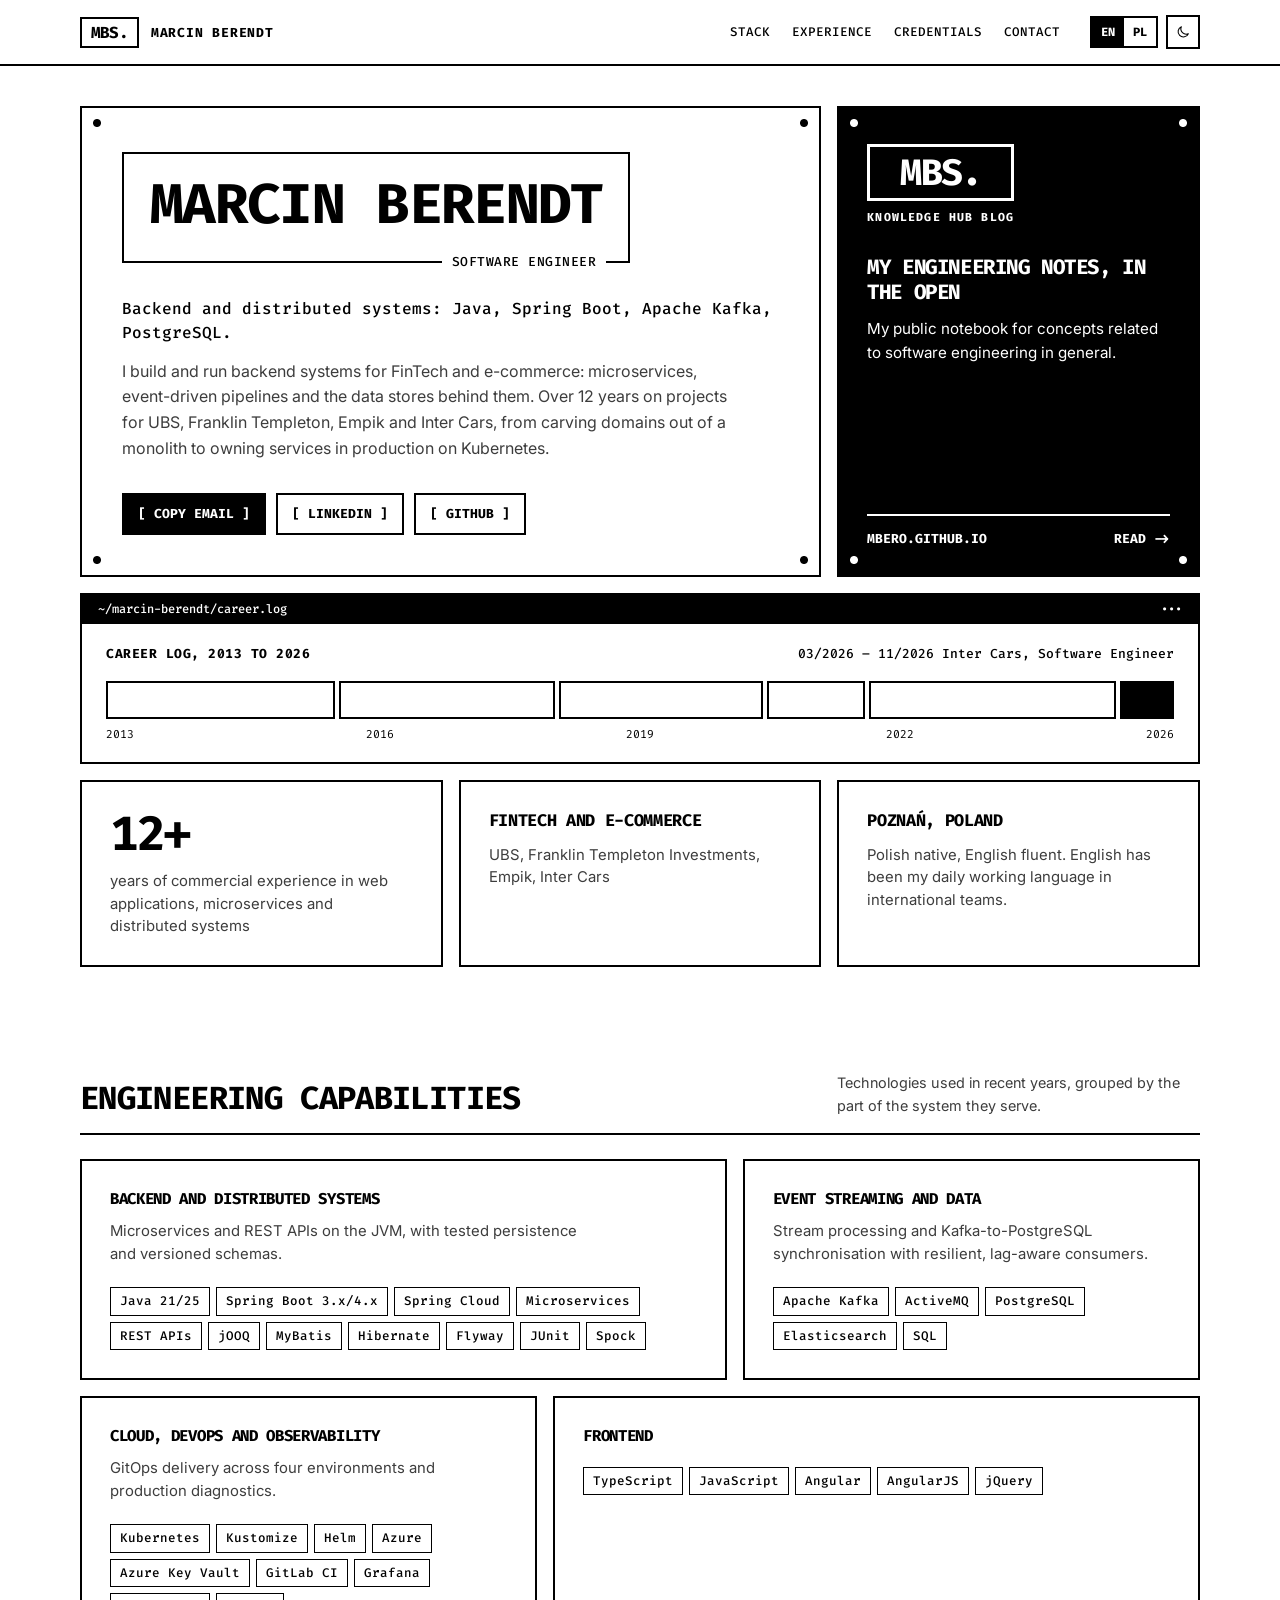
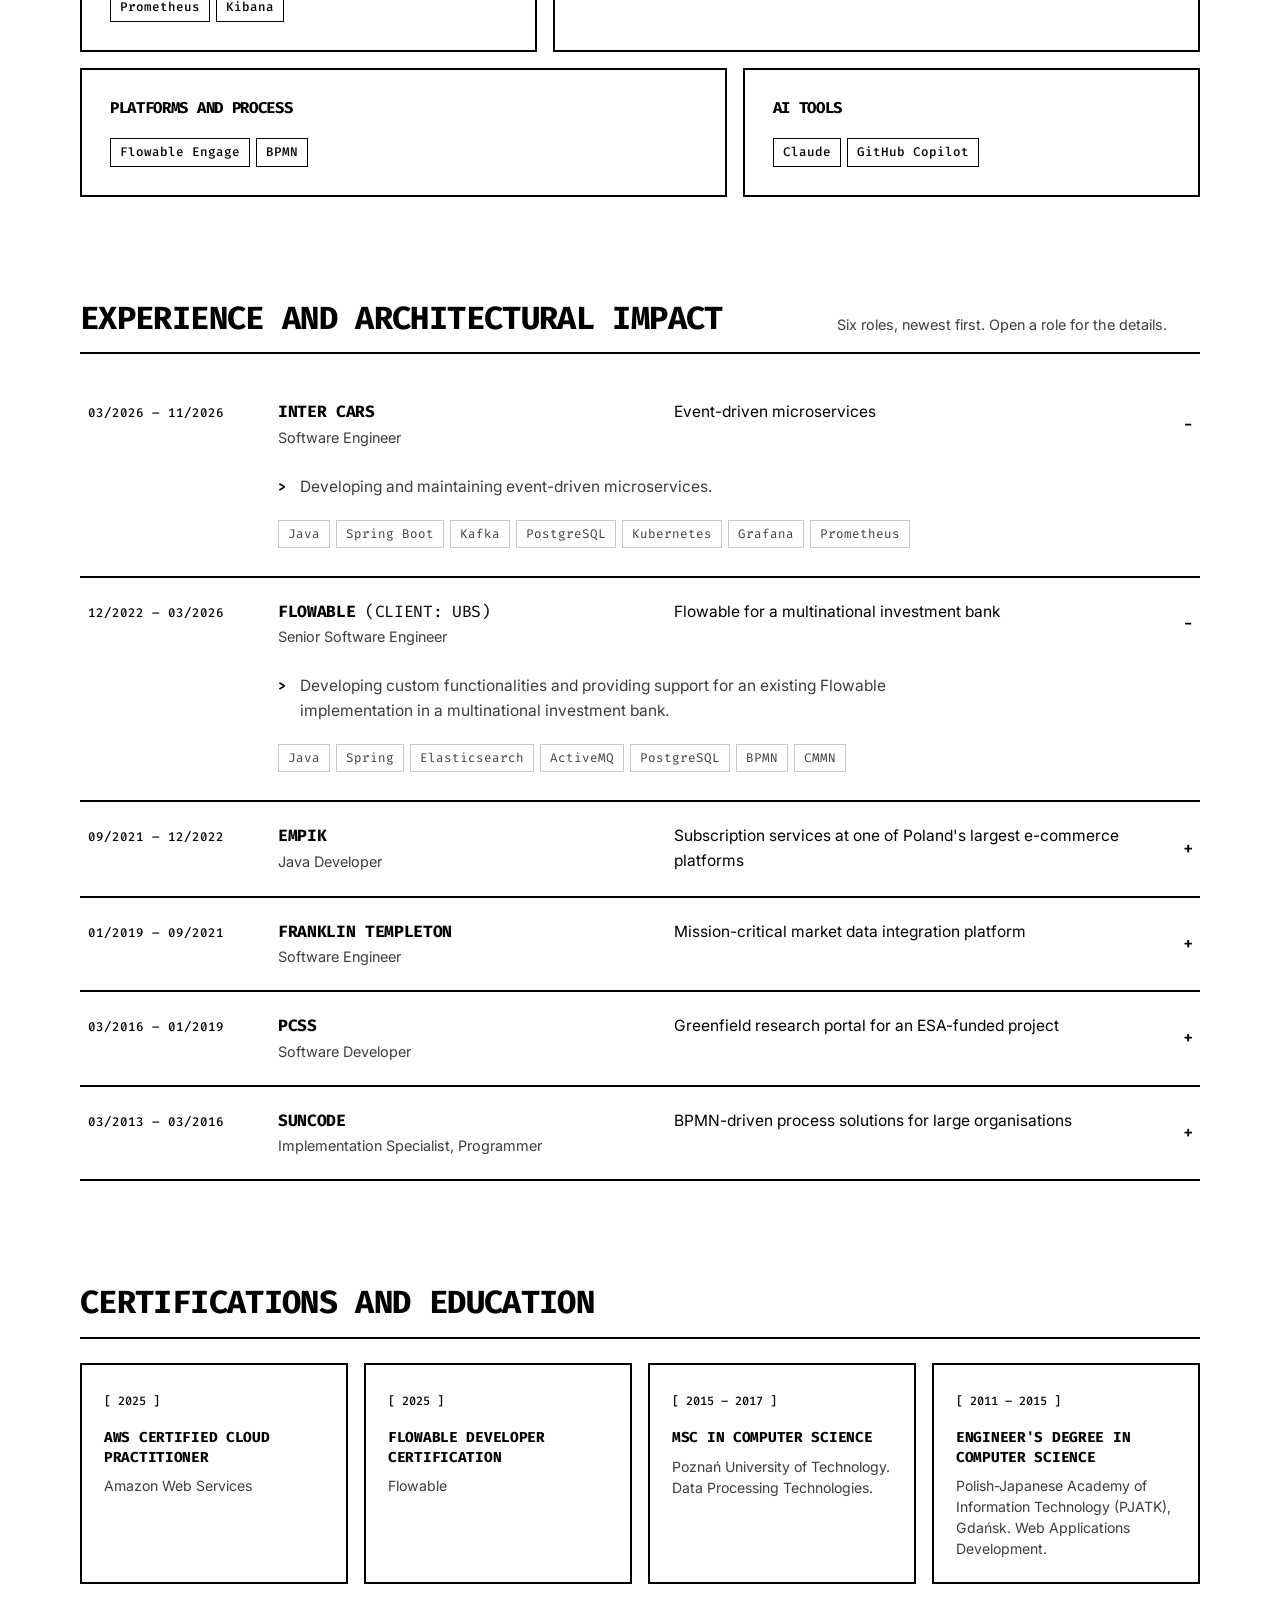
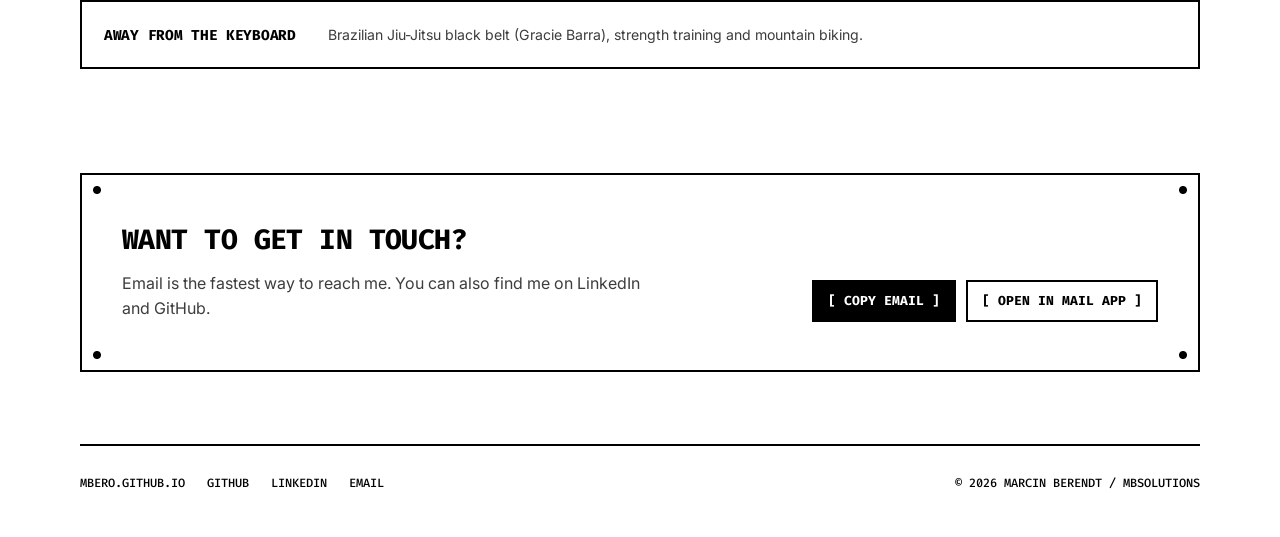
<file: index.html>
<!DOCTYPE html>
<html lang="en" data-theme="light">
<head>
  <meta charset="utf-8">
  <meta name="viewport" content="width=device-width, initial-scale=1">
  <title>Marcin Berendt | Software Engineer: Java, Spring Boot, Kafka</title>
  <meta name="description" content="Software Engineer with 12+ years building microservices and distributed systems for FinTech and e-commerce. Java, Spring Boot, Apache Kafka, PostgreSQL, Kubernetes.">
  <meta name="author" content="Marcin Berendt">
  <meta name="theme-color" content="#FFFFFF">
  <meta name="color-scheme" content="light dark">

  <meta property="og:type" content="profile">
  <meta property="og:site_name" content="Marcin Berendt">
  <meta property="og:title" content="Marcin Berendt | Software Engineer">
  <meta property="og:description" content="12+ years building microservices and distributed systems for FinTech and e-commerce. Java, Spring Boot, Apache Kafka, PostgreSQL, Kubernetes.">
  <meta property="og:image" content="assets/og.png">
  <meta property="og:image:width" content="1200">
  <meta property="og:image:height" content="630">
  <meta property="og:locale" content="en_GB">
  <meta property="og:locale:alternate" content="pl_PL">
  <meta property="profile:first_name" content="Marcin">
  <meta property="profile:last_name" content="Berendt">
  <meta name="twitter:card" content="summary_large_image">
  <meta name="twitter:title" content="Marcin Berendt | Software Engineer">
  <meta name="twitter:description" content="Microservices and distributed systems for FinTech and e-commerce. Java, Spring Boot, Kafka, PostgreSQL, Kubernetes.">
  <meta name="twitter:image" content="assets/og.png">

  <link rel="icon" href="assets/favicon.svg" type="image/svg+xml">
  <link rel="preconnect" href="https://fonts.googleapis.com">
  <link rel="preconnect" href="https://fonts.gstatic.com" crossorigin>
  <link href="https://fonts.googleapis.com/css2?family=Fira+Code:wght@400;500;700&family=Inter:wght@400;600;700&display=swap" rel="stylesheet">
  <link rel="stylesheet" href="assets/styles.css">

  <script>
    /* Set theme and language before first paint to avoid a flash. */
    (function () {
      var d = document.documentElement, t = null, l = null;
      try { t = localStorage.getItem('theme'); l = localStorage.getItem('lang'); } catch (e) {}
      if (t === 'light' || t === 'dark') d.setAttribute('data-theme', t);
      if (l === 'pl' || l === 'en') d.setAttribute('lang', l);
      d.classList.add('js');
    })();
  </script>

  <script type="application/ld+json">
  {
    "@context": "https://schema.org",
    "@type": "Person",
    "name": "Marcin Berendt",
    "jobTitle": "Software Engineer",
    "email": "mailto:mberendt546@gmail.com",
    "address": { "@type": "PostalAddress", "addressLocality": "Poznań", "addressCountry": "PL" },
    "knowsAbout": ["Java", "Spring Boot", "Apache Kafka", "PostgreSQL", "Microservices", "Kubernetes", "Elasticsearch"],
    "alumniOf": ["Poznań University of Technology", "Polish-Japanese Academy of Information Technology"],
    "sameAs": ["https://www.linkedin.com/in/marcin-berendt", "https://github.com/mbero", "https://mbero.github.io"]
  }
  </script>
</head>
<body>
  <a class="skip" href="#main" data-i18n="skip">Skip to content</a>

  <header class="top">
    <div class="wrap top__in">
      <a class="mark" href="#top" aria-label="Marcin Berendt, MBSolutions. Back to top"><span class="mark__box">MBS.</span><span class="mark__name">Marcin Berendt</span><span class="mark__tip" aria-hidden="true">Marcin Berendt / MBSolutions</span></a>
      <nav class="nav" aria-label="Sections">
        <a href="#stack" data-i18n="nav.stack">Stack</a>
        <a href="#experience" data-i18n="nav.exp">Experience</a>
        <a href="#credentials" data-i18n="nav.cred">Credentials</a>
        <a href="#contact" data-i18n="nav.contact">Contact</a>
      </nav>
      <div class="tools">
        <div class="seg" role="group" aria-label="Language">
          <button type="button" data-lang="en" aria-pressed="true">EN</button>
          <button type="button" data-lang="pl" aria-pressed="false">PL</button>
        </div>
        <button type="button" class="iconbtn" id="themeBtn" aria-label="Switch to dark theme">
          <svg class="i-sun" viewBox="0 0 24 24" width="16" height="16" fill="none" stroke="currentColor" stroke-width="1.6" stroke-linecap="round" aria-hidden="true"><circle cx="12" cy="12" r="4"/><path d="M12 2v2M12 20v2M2 12h2M20 12h2M4.9 4.9l1.4 1.4M17.7 17.7l1.4 1.4M4.9 19.1l1.4-1.4M17.7 6.3l1.4-1.4"/></svg>
          <svg class="i-moon" viewBox="0 0 24 24" width="16" height="16" fill="none" stroke="currentColor" stroke-width="1.6" stroke-linecap="round" stroke-linejoin="round" aria-hidden="true"><path d="M20 14.5A8 8 0 0 1 9.5 4 8 8 0 1 0 20 14.5z"/></svg>
        </button>
      </div>
    </div>
  </header>

  <main id="main">
    <!-- Hero bento -->
    <section class="wrap bento hero" id="top" aria-label="Introduction">
      <article class="card dots id">
        <div class="frame"><h1>Marcin Berendt</h1><span class="frame__tag">Software Engineer</span></div>
        <p class="role" data-i18n="role">Backend and distributed systems: Java, Spring Boot, Apache Kafka, PostgreSQL.</p>
        <p class="pitch" data-i18n="pitch">I build and run backend systems for FinTech and e-commerce: microservices, event-driven pipelines and the data stores behind them. Over 12 years on projects for UBS, Franklin Templeton, Empik and Inter Cars, from carving domains out of a monolith to owning services in production on Kubernetes.</p>
        <div class="actions">
          <button type="button" class="btn btn--solid" data-copy="mberendt546@gmail.com">
            <span data-i18n="copy">Copy email</span>
          </button>
          <a class="btn" href="https://www.linkedin.com/in/marcin-berendt" target="_blank" rel="noopener me">LinkedIn</a>
          <a class="btn" href="https://github.com/mbero" target="_blank" rel="noopener me">GitHub</a>
        </div>
      </article>

      <a class="card dots hub" href="https://mbero.github.io" target="_blank" rel="noopener me">
        <span class="logo" aria-hidden="true"><span class="logo__box">MBS.</span><span class="logo__sub">Knowledge Hub Blog</span></span>
        <h2 data-i18n="hub.title">My engineering notes, in the open</h2>
        <p data-i18n="hub.body">My public notebook for concepts related to software engineering in general.</p>
        <span class="hub__link"><span>mbero.github.io</span><span class="hub__go" data-i18n="hub.go">Read -&gt;</span></span>
      </a>

      <article class="card log" aria-labelledby="logTitle">
        <div class="winbar" aria-hidden="true"><span>~/marcin-berendt/career.log</span><span>•••</span></div>
        <div class="log__in">
        <div class="log__head">
          <h2 id="logTitle" data-i18n="log.title">Career log, 2013 to 2026</h2>
          <p class="log__read" id="logRead" aria-live="polite"></p>
        </div>
        <div class="log__bar" id="logBar">
          <a href="#r-suncode" style="flex-grow:36" data-k="suncode"></a>
          <a href="#r-pcss" style="flex-grow:34" data-k="pcss"></a>
          <a href="#r-ft" style="flex-grow:32" data-k="ft"></a>
          <a href="#r-empik" style="flex-grow:15" data-k="empik"></a>
          <a href="#r-flowable" style="flex-grow:39" data-k="flowable"></a>
          <a href="#r-intercars" style="flex-grow:8" data-k="intercars" class="is-on"></a>
        </div>
        <div class="log__axis" aria-hidden="true"><span>2013</span><span>2016</span><span>2019</span><span>2022</span><span>2026</span></div>
        </div>
      </article>

      <article class="card fact">
        <p class="fact__n">12+</p>
        <p class="fact__l" data-i18n="fact.years">years of commercial experience in web applications, microservices and distributed systems</p>
      </article>
      <article class="card fact">
        <p class="fact__n fact__n--sm" data-i18n="fact.sectors.n">FinTech and e-commerce</p>
        <p class="fact__l">UBS, Franklin Templeton Investments, Empik, Inter Cars</p>
      </article>
      <article class="card fact">
        <p class="fact__n fact__n--sm" data-i18n="fact.loc.n">Poznań, Poland</p>
        <p class="fact__l" data-i18n="fact.loc.l">Polish native, English fluent. English has been my daily working language in international teams.</p>
      </article>
    </section>

    <!-- Stack -->
    <section class="wrap sect" id="stack" aria-labelledby="stackH">
      <div class="sect__head">
        <h2 id="stackH" data-i18n="stack.h">Engineering capabilities</h2>
        <p data-i18n="stack.sub">Technologies used in recent years, grouped by the part of the system they serve.</p>
      </div>
      <div class="bento stack">
        <article class="card cap cap--a">
          <h3 data-i18n="stack.be">Backend and distributed systems</h3>
          <p data-i18n="stack.be.p">Microservices and REST APIs on the JVM, with tested persistence and versioned schemas.</p>
          <ul class="pills">
            <li>Java 21/25</li><li>Spring Boot 3.x/4.x</li><li>Spring Cloud</li><li>Microservices</li><li>REST APIs</li><li>jOOQ</li><li>MyBatis</li><li>Hibernate</li><li>Flyway</li><li>JUnit</li><li>Spock</li>
          </ul>
        </article>
        <article class="card cap cap--b">
          <h3 data-i18n="stack.data">Event streaming and data</h3>
          <p data-i18n="stack.data.p">Stream processing and Kafka-to-PostgreSQL synchronisation with resilient, lag-aware consumers.</p>
          <ul class="pills">
            <li>Apache Kafka</li><li>ActiveMQ</li><li>PostgreSQL</li><li>Elasticsearch</li><li>SQL</li>
          </ul>
        </article>
        <article class="card cap cap--c">
          <h3 data-i18n="stack.ops">Cloud, DevOps and observability</h3>
          <p data-i18n="stack.ops.p">GitOps delivery across four environments and production diagnostics.</p>
          <ul class="pills">
            <li>Kubernetes</li><li>Kustomize</li><li>Helm</li><li>Azure</li><li>Azure Key Vault</li><li>GitLab CI</li><li>Grafana</li><li>Prometheus</li><li>Kibana</li>
          </ul>
        </article>
        <article class="card cap cap--d">
          <h3 data-i18n="stack.fe">Frontend</h3>
          <ul class="pills">
            <li>TypeScript</li><li>JavaScript</li><li>Angular</li><li>AngularJS</li><li>jQuery</li>
          </ul>
        </article>
        <article class="card cap cap--e">
          <h3 data-i18n="stack.plat">Platforms and process</h3>
          <ul class="pills">
            <li>Flowable Engage</li><li>BPMN</li>
          </ul>
        </article>
        <article class="card cap cap--f">
          <h3 data-i18n="stack.ai">AI tools</h3>
          <ul class="pills">
            <li>Claude</li><li>GitHub Copilot</li>
          </ul>
        </article>
      </div>
    </section>

    <!-- Experience -->
    <section class="wrap sect" id="experience" aria-labelledby="expH">
      <div class="sect__head">
        <h2 id="expH" data-i18n="exp.h">Experience and architectural impact</h2>
        <p data-i18n="exp.sub">Six roles, newest first. Open a role for the details.</p>
      </div>

      <div class="roles">
        <details class="role-item" id="r-intercars" open>
          <summary>
            <span class="role-item__date">03/2026 – 11/2026</span>
            <span class="role-item__who"><strong>Inter Cars</strong><span data-i18n="x.ic.t">Software Engineer</span></span>
            <span class="role-item__gist" data-i18n="x.ic.g">Event-driven microservices</span>
            <span class="chev" aria-hidden="true"></span>
          </summary>
          <div class="role-item__body">
            <ul class="pts">
              <li data-i18n="x.ic.1">Developing and maintaining event-driven microservices.</li>
            </ul>
            <ul class="pills pills--quiet"><li>Java</li><li>Spring Boot</li><li>Kafka</li><li>PostgreSQL</li><li>Kubernetes</li><li>Grafana</li><li>Prometheus</li></ul>
          </div>
        </details>

        <details class="role-item" id="r-flowable" open>
          <summary>
            <span class="role-item__date">12/2022 – 03/2026</span>
            <span class="role-item__who"><strong>Flowable <em data-i18n="x.fl.c">(client: UBS)</em></strong><span data-i18n="x.fl.t">Senior Software Engineer</span></span>
            <span class="role-item__gist" data-i18n="x.fl.g">Flowable for a multinational investment bank</span>
            <span class="chev" aria-hidden="true"></span>
          </summary>
          <div class="role-item__body">
            <ul class="pts">
              <li data-i18n="x.fl.1">Developing custom functionalities and providing support for an existing Flowable implementation in a multinational investment bank.</li>
            </ul>
            <ul class="pills pills--quiet"><li>Java</li><li>Spring</li><li>Elasticsearch</li><li>ActiveMQ</li><li>PostgreSQL</li><li>BPMN</li><li>CMMN</li></ul>
          </div>
        </details>

        <details class="role-item" id="r-empik">
          <summary>
            <span class="role-item__date">09/2021 – 12/2022</span>
            <span class="role-item__who"><strong>Empik</strong><span data-i18n="x.em.t">Java Developer</span></span>
            <span class="role-item__gist" data-i18n="x.em.g">Subscription services at one of Poland's largest e-commerce platforms</span>
            <span class="chev" aria-hidden="true"></span>
          </summary>
          <div class="role-item__body">
            <ul class="pts">
              <li data-i18n="x.em.1">Backend developer of the Subscriber Management Module behind EmpikGo, EmpikMusic and EmpikPremium.</li>
              <li data-i18n="x.em.2">Owned new features from technical planning to deployment, turning business requirements into microservices in a fully remote team.</li>
            </ul>
            <ul class="pills pills--quiet"><li>Java</li><li>Spring Boot</li><li>Spring Cloud</li><li>Spock</li><li>ActiveMQ</li></ul>
          </div>
        </details>

        <details class="role-item" id="r-ft">
          <summary>
            <span class="role-item__date">01/2019 – 09/2021</span>
            <span class="role-item__who"><strong>Franklin Templeton</strong><span data-i18n="x.ft.t">Software Engineer</span></span>
            <span class="role-item__gist" data-i18n="x.ft.g">Mission-critical market data integration platform</span>
            <span class="chev" aria-hidden="true"></span>
          </summary>
          <div class="role-item__body">
            <ul class="pts">
              <li data-i18n="x.ft.1">Developed a mission-critical data integration and dashboarding platform that financial analysts use to monitor changes in market data: trades, securities and prices.</li>
              <li data-i18n="x.ft.2">Worked in English in a distributed engineering team across Poland, the USA and India, over multiple time zones.</li>
            </ul>
            <ul class="pills pills--quiet"><li>Java</li><li>Spring Boot</li><li>MyBatis</li><li>JavaScript</li><li>AngularJS</li><li>KendoUI</li><li>jQuery</li></ul>
          </div>
        </details>

        <details class="role-item" id="r-pcss">
          <summary>
            <span class="role-item__date">03/2016 – 01/2019</span>
            <span class="role-item__who"><strong>PCSS</strong><span data-i18n="x.pc.t">Software Developer</span></span>
            <span class="role-item__gist" data-i18n="x.pc.g">Greenfield research portal for an ESA-funded project</span>
            <span class="chev" aria-hidden="true"></span>
          </summary>
          <div class="role-item__body">
            <ul class="pts">
              <li data-i18n="x.pc.1">At the Poznań Supercomputing and Networking Center, co-developed the ROHUB portal (rohub.org) from scratch for the ESA-funded EVEREST project in a three-person team: RESTful APIs in Java and Play Framework, plus the Angular frontend.</li>
            </ul>
            <ul class="pills pills--quiet"><li>Java</li><li>Play Framework</li><li>REST APIs</li><li>Angular 2+</li></ul>
          </div>
        </details>

        <details class="role-item" id="r-suncode">
          <summary>
            <span class="role-item__date">03/2013 – 03/2016</span>
            <span class="role-item__who"><strong>Suncode</strong><span data-i18n="x.su.t">Implementation Specialist, Programmer</span></span>
            <span class="role-item__gist" data-i18n="x.su.g">BPMN-driven process solutions for large organisations</span>
            <span class="chev" aria-hidden="true"></span>
          </summary>
          <div class="role-item__body">
            <ul class="pts">
              <li data-i18n="x.su.1">Progressed from Junior to Implementation Specialist, delivering BPMN-driven business process solutions: requirements gathering, technical specifications and custom Java and JavaScript modules.</li>
            </ul>
            <ul class="pills pills--quiet"><li>Java</li><li>JavaScript</li><li>Spring</li><li>ExtJS</li><li>jQuery</li><li>BPMN</li></ul>
          </div>
        </details>
      </div>
    </section>

    <!-- Credentials -->
    <section class="wrap sect" id="credentials" aria-labelledby="credH">
      <div class="sect__head">
        <h2 id="credH" data-i18n="cred.h">Certifications and education</h2>
      </div>
      <div class="bento creds">
        <article class="card cred">
          <span class="cred__yr">2025</span>
          <h3>AWS Certified Cloud Practitioner</h3>
          <p>Amazon Web Services</p>
        </article>
        <article class="card cred">
          <span class="cred__yr">2025</span>
          <h3>Flowable Developer Certification</h3>
          <p>Flowable</p>
        </article>
        <article class="card cred">
          <span class="cred__yr">2015 – 2017</span>
          <h3 data-i18n="cred.msc">MSc in Computer Science</h3>
          <p data-i18n="cred.msc.p">Poznań University of Technology. Data Processing Technologies.</p>
        </article>
        <article class="card cred">
          <span class="cred__yr">2011 – 2015</span>
          <h3 data-i18n="cred.eng">Engineer's degree in Computer Science</h3>
          <p data-i18n="cred.eng.p">Polish-Japanese Academy of Information Technology (PJATK), Gdańsk. Web Applications Development.</p>
        </article>
        <article class="card cred cred--wide">
          <h3 data-i18n="cred.off">Away from the keyboard</h3>
          <p data-i18n="cred.off.p">Brazilian Jiu-Jitsu black belt (Gracie Barra), strength training and mountain biking.</p>
        </article>
      </div>
    </section>

    <!-- Contact -->
    <section class="wrap sect" id="contact" aria-labelledby="conH">
      <div class="card dots contact">
        <div>
          <h2 id="conH" data-i18n="con.h">Want to get in touch?</h2>
          <p data-i18n="con.p">Email is the fastest way to reach me. You can also find me on LinkedIn and GitHub.</p>
        </div>
        <div class="actions">
          <button type="button" class="btn btn--solid" data-copy="mberendt546@gmail.com">
            <span data-i18n="copy">Copy email</span>
          </button>
          <a class="btn" href="mailto:mberendt546@gmail.com" data-i18n="con.mail">Open in mail app</a>
        </div>
      </div>
    </section>
  </main>

  <footer class="wrap foot">
    <nav aria-label="Links">
      <a href="https://mbero.github.io" target="_blank" rel="noopener me">mbero.github.io</a>
      <a href="https://github.com/mbero" target="_blank" rel="noopener me">GitHub</a>
      <a href="https://www.linkedin.com/in/marcin-berendt" target="_blank" rel="noopener me">LinkedIn</a>
      <a href="mailto:mberendt546@gmail.com">Email</a>
    </nav>
    <p>© 2026 Marcin Berendt / MBSolutions</p>
  </footer>

  <div class="toast" id="toast" role="status" aria-live="polite"></div>
  <script src="assets/main.js" defer></script>
</body>
</html>
</file>
<file: assets/styles.css>
/* MBS. visual language: raw tech, monospace, black and white.
   2px rules, square corners, corner dots, bracketed controls. */

/* ---------- Tokens ---------- */
:root {
  --bg: #FFFFFF;
  --fg: #000000;
  --line: #000000;
  --soft: #3D3D3D;          /* long-form secondary text */
  --hair: #C9C9C9;          /* 1px inner dividers and pills */
  --mono: "Fira Code", "JetBrains Mono", ui-monospace, Menlo, Consolas, monospace;
  --sans: "Inter", system-ui, -apple-system, "Segoe UI", sans-serif;
  --b: 2px solid var(--line);
  --gap: 16px;
  color-scheme: light;
}
[data-theme="dark"] {
  --bg: #000000;
  --fg: #FFFFFF;
  --line: #FFFFFF;
  --soft: #BDBDBD;
  --hair: #3A3A3A;
  color-scheme: dark;
}

/* ---------- Base ---------- */
*, *::before, *::after { box-sizing: border-box; border-radius: 0; }
html { scroll-behavior: smooth; scroll-padding-top: 88px; -webkit-text-size-adjust: 100%; }
body { margin: 0; background: var(--bg); color: var(--fg); font: 400 16px/1.6 var(--sans); }
h1, h2, h3, p, ul { margin: 0; }
h1, h2, h3 { font-family: var(--mono); text-transform: uppercase; letter-spacing: -.02em; font-weight: 700; }
ul { padding: 0; list-style: none; }
a { color: inherit; text-decoration: none; }
button { font: inherit; color: inherit; background: none; border: 0; cursor: pointer; }
:focus-visible { outline: 2px solid var(--fg); outline-offset: 3px; }
::selection { background: var(--fg); color: var(--bg); }

.wrap { width: min(1120px, 100% - 40px); margin-inline: auto; }
.skip { position: absolute; left: -9999px; top: 8px; z-index: 100; background: var(--fg); color: var(--bg); padding: 8px 14px; font: 700 13px var(--mono); text-transform: uppercase; }
.skip:focus { left: 20px; }

/* ---------- Header ---------- */
.top { position: sticky; top: 0; z-index: 20; background: var(--bg); border-bottom: var(--b); }
.top__in { display: flex; align-items: center; gap: 20px; height: 64px; }
.mark { display: flex; align-items: center; gap: 12px; font: 700 13px/1 var(--mono); text-transform: uppercase; letter-spacing: .06em; }
.mark { position: relative; }
.mark__tip { position: absolute; left: 0; top: calc(100% + 12px); background: var(--fg); color: var(--bg); border: 2px solid var(--bg); outline: 2px solid var(--fg); padding: 9px 12px; white-space: nowrap; letter-spacing: .04em; opacity: 0; transform: translateY(-6px); pointer-events: none; transition: opacity .15s ease, transform .15s ease; }
.mark__tip::before { content: "[ "; } .mark__tip::after { content: " ]"; }
.mark:focus-visible .mark__tip, .mark.tip .mark__tip { opacity: 1; transform: none; }
@media (hover: hover) { .mark:hover .mark__tip { opacity: 1; transform: none; } }
.mark__box { border: var(--b); padding: 6px 9px 5px; font-size: 16px; letter-spacing: -.05em; }
.nav { display: flex; gap: 2px; margin-left: auto; }
.nav a { padding: 7px 10px; font: 500 12.5px/1 var(--mono); text-transform: uppercase; }
.nav a:hover { background: var(--fg); color: var(--bg); }
.tools { display: flex; align-items: center; gap: 8px; }
.seg { display: flex; border: var(--b); }
.seg button { font: 700 12px/1 var(--mono); padding: 8px 9px; }
.seg button[aria-pressed="true"] { background: var(--fg); color: var(--bg); }
.iconbtn { display: grid; place-items: center; width: 34px; height: 34px; border: var(--b); }
.iconbtn:hover { background: var(--fg); color: var(--bg); }
[data-theme="dark"] .i-moon, [data-theme="light"] .i-sun { display: none; }

/* ---------- Cards & bento ---------- */
.bento { display: grid; grid-template-columns: repeat(12, 1fr); gap: var(--gap); }
.card { position: relative; background: var(--bg); border: var(--b); padding: 28px; }

/* Corner dots, the brand signature */
.dots { --dot: var(--fg); background-image:
  radial-gradient(circle, var(--dot) 3.5px, transparent 4.5px), radial-gradient(circle, var(--dot) 3.5px, transparent 4.5px),
  radial-gradient(circle, var(--dot) 3.5px, transparent 4.5px), radial-gradient(circle, var(--dot) 3.5px, transparent 4.5px);
  background-size: 10px 10px; background-repeat: no-repeat;
  background-position: 10px 10px, calc(100% - 10px) 10px, 10px calc(100% - 10px), calc(100% - 10px) calc(100% - 10px); }

.hero { padding-top: 40px; }
.id { grid-column: span 8; padding: 44px 40px 40px; display: flex; flex-direction: column; align-items: flex-start; }
.hub { grid-column: span 4; }
.log { grid-column: span 12; }
.fact { grid-column: span 4; }

/* Framed title with a tag cut into the bottom rule */
.frame { position: relative; border: var(--b); padding: 22px 26px 26px; margin-top: 0; }
.frame h1 { font-size: clamp(1.9rem, 5.1vw, 3.5rem); line-height: 1.05; letter-spacing: -.03em; }
.frame__tag { position: absolute; right: 22px; bottom: 0; transform: translateY(55%); background: var(--bg); padding: 0 10px; font: 500 13px/1 var(--mono); text-transform: uppercase; letter-spacing: .04em; white-space: nowrap; }
.role { margin-top: 34px; font: 500 1rem/1.5 var(--mono); }
.pitch { margin-top: 14px; max-width: 62ch; color: var(--soft); }
.actions { display: flex; flex-wrap: wrap; gap: 10px; margin-top: 32px; }
.id .actions { margin-top: auto; padding-top: 32px; }

.btn { display: inline-flex; align-items: center; justify-content: center; min-height: 42px; padding: 8px 14px; border: var(--b); background: var(--bg); color: var(--fg); font: 700 13px/1.2 var(--mono); text-transform: uppercase; transition: background-color .1s ease, color .1s ease; }
.btn::before { content: "[\00a0"; } .btn::after { content: "\00a0]"; }
.btn:hover, .btn--solid { background: var(--fg); color: var(--bg); }
.btn--solid:hover { background: var(--bg); color: var(--fg); }
.btn:active { transform: translate(1px, 1px); }

/* Knowledge Hub: the one inverted surface */
.hub { --dot: var(--bg); background-color: var(--fg); color: var(--bg); display: flex; flex-direction: column; padding: 36px 28px 30px; min-height: 380px; transition: transform .12s ease, box-shadow .12s ease; }
.hub:hover { transform: translate(-3px, -3px); box-shadow: 6px 6px 0 var(--bg), 6px 6px 0 2px var(--fg); }
.logo { align-self: flex-start; text-align: center; font-family: var(--mono); font-weight: 700; }
.logo__box { display: block; border: 3px solid currentColor; padding: 8px 20px 6px; font-size: 2.3rem; line-height: 1; letter-spacing: -.05em; }
.logo__sub { display: block; margin-top: 8px; font-size: .72rem; letter-spacing: .1em; text-transform: uppercase; }
.hub h2 { font-size: 1.3rem; line-height: 1.2; margin-top: 28px; }
.hub p { margin-top: 12px; font-size: .95rem; line-height: 1.55; }
.hub__link { margin-top: auto; padding-top: 24px; display: flex; justify-content: space-between; gap: 12px; border-top: 2px solid var(--bg); font: 700 13px/1 var(--mono); text-transform: uppercase; }
.hub p + .hub__link { margin-top: auto; }
.hub__go { transition: transform .15s ease; }
.hub:hover .hub__go { transform: translateX(4px); }
.hub p { margin-bottom: 24px; }
.hub__link { padding-top: 16px; }

/* Career log, framed as a file window */
.log { padding: 0; }
.winbar { display: flex; justify-content: space-between; align-items: center; background: var(--fg); color: var(--bg); padding: 6px 16px; font: 500 12px/1.4 var(--mono); }
.log__in { padding: 20px 24px 22px; }
.log__head { display: flex; align-items: baseline; justify-content: space-between; gap: 6px 24px; flex-wrap: wrap; }
.log h2 { font-size: 13px; letter-spacing: .04em; }
.log__read { font: 500 13px/1.4 var(--mono); min-height: 1.4em; }
.log__bar { display: flex; gap: 4px; margin-top: 16px; height: 38px; }
.log__bar a { flex: 1 1 0; min-width: 12px; border: var(--b); transition: background-color .1s; }
.log__bar a:hover, .log__bar a:focus-visible { background: repeating-linear-gradient(135deg, var(--fg) 0 2px, transparent 2px 7px); }
.log__bar a.is-on { background: var(--fg); }
.log__axis { display: flex; justify-content: space-between; margin-top: 10px; font: 400 11.5px/1 var(--mono); }

.fact__n { font: 700 3rem/1 var(--mono); letter-spacing: -.05em; }
.fact__n--sm { font-size: 1.05rem; line-height: 1.3; letter-spacing: -.02em; text-transform: uppercase; }
.fact__l { margin-top: 12px; color: var(--soft); font-size: .93rem; line-height: 1.5; }

/* ---------- Sections ---------- */
.sect { padding-top: 104px; }
.sect__head { display: grid; grid-template-columns: repeat(12, 1fr); gap: 8px var(--gap); margin-bottom: 24px; padding-bottom: 16px; border-bottom: var(--b); align-items: end; }
.sect__head h2 { grid-column: span 8; font-size: clamp(1.35rem, 3vw, 2rem); line-height: 1.12; }
.sect__head p { grid-column: 9 / -1; color: var(--soft); font-size: .9rem; }
.sect__head h2:only-child { grid-column: 1 / -1; }

.cap h3 { font-size: .98rem; line-height: 1.3; }
.cap > p { margin-top: 10px; color: var(--soft); font-size: .93rem; max-width: 52ch; }
.cap--a { grid-column: span 7; }
.cap--b { grid-column: span 5; }
.cap--c { grid-column: span 5; }
.cap--d { grid-column: span 7; }
.cap--e { grid-column: span 7; }
.cap--f { grid-column: span 5; }

.pills { display: flex; flex-wrap: wrap; gap: 6px; margin-top: 20px; }
.pills li { font: 500 12.5px/1 var(--mono); padding: 7px 9px; border: 1px solid var(--fg); transition: background-color .1s, color .1s; }
.pills li:hover { background: var(--fg); color: var(--bg); }
.pills--quiet li { border-color: var(--hair); color: var(--soft); font-weight: 400; }

/* Experience */
.role-item { border-bottom: var(--b); }
.role-item summary { display: grid; grid-template-columns: 170px minmax(0, 1.1fr) minmax(0, 1.4fr) 20px; gap: 20px; align-items: baseline; padding: 22px 8px; cursor: pointer; list-style: none; }
.role-item summary::-webkit-details-marker { display: none; }
.role-item summary:hover { background: var(--fg); color: var(--bg); }
.role-item summary:hover * { color: inherit; }
.role-item__date { font: 500 12.5px/1.4 var(--mono); white-space: nowrap; }
.role-item__who { display: flex; flex-direction: column; gap: 3px; }
.role-item__who strong { font: 700 1.02rem/1.3 var(--mono); text-transform: uppercase; letter-spacing: -.02em; }
.role-item__who strong em { font-style: normal; font-weight: 400; }
.role-item__who > span { color: var(--soft); font-size: .9rem; }
.role-item__gist { font-size: .97rem; }
.chev { font: 700 14px/1 var(--mono); justify-self: end; align-self: center; }
.chev::before { content: "+"; }
.role-item[open] .chev::before { content: "\2212"; }
.role-item__body { padding: 4px 8px 28px 198px; max-width: 980px; }
.pts { display: grid; gap: 10px; max-width: 70ch; }
.pts li { position: relative; padding-left: 22px; color: var(--soft); font-size: .97rem; }
.pts li::before { content: ">"; position: absolute; left: 0; top: 0; font: 700 13px/1.9 var(--mono); color: var(--fg); }

/* Credentials */
.cred { grid-column: span 3; padding: 22px; }
.cred--wide { grid-column: span 12; display: flex; gap: 8px 32px; align-items: baseline; flex-wrap: wrap; }
.cred__yr { font: 500 12px/1 var(--mono); }
.cred__yr::before { content: "[ "; } .cred__yr::after { content: " ]"; }
.cred h3 { margin-top: 16px; font-size: .9rem; line-height: 1.35; }
.cred--wide h3 { margin-top: 0; }
.cred p { margin-top: 8px; color: var(--soft); font-size: .88rem; line-height: 1.5; }
.cred--wide p { margin-top: 0; }

/* Contact */
.contact { display: flex; justify-content: space-between; align-items: flex-end; gap: 32px; flex-wrap: wrap; padding: 48px 40px; }
.contact h2 { font-size: clamp(1.25rem, 2.6vw, 1.75rem); line-height: 1.2; max-width: 22ch; }
.contact p { margin-top: 14px; color: var(--soft); max-width: 54ch; }
.contact .actions { margin-top: 0; }

/* Footer */
.foot { display: flex; justify-content: space-between; gap: 16px 24px; flex-wrap: wrap; padding: 28px 0 44px; margin-top: 72px; border-top: var(--b); font: 500 12px/1.6 var(--mono); text-transform: uppercase; }
.foot nav { display: flex; gap: 6px 22px; flex-wrap: wrap; }
.foot a:hover { background: var(--fg); color: var(--bg); }

/* Toast */
.toast { position: fixed; left: 50%; bottom: 28px; transform: translate(-50%, 16px); opacity: 0; pointer-events: none; z-index: 50; background: var(--fg); color: var(--bg); border: 2px solid var(--bg); outline: 2px solid var(--fg); font: 700 13px/1 var(--mono); text-transform: uppercase; padding: 13px 16px; transition: opacity .15s ease, transform .15s ease; white-space: nowrap; }
.toast::before { content: "[ "; } .toast::after { content: " ]"; }
.toast.show { opacity: 1; transform: translate(-50%, 0); }

/* Scroll reveal (only when JS is on and motion is welcome) */
@media (prefers-reduced-motion: no-preference) {
  .js .reveal { opacity: 0; transform: translateY(12px); transition: opacity .5s ease, transform .5s cubic-bezier(.2, .7, .2, 1); }
  .js .reveal.in { opacity: 1; transform: none; }
}
@media (prefers-reduced-motion: reduce) {
  html { scroll-behavior: auto; }
  *, *::before, *::after { animation: none !important; transition-duration: .01ms !important; }
}

/* ---------- Responsive ---------- */
@media (max-width: 960px) {
  .id, .hub, .log { grid-column: span 12; }
  .hub { min-height: 0; }
  .cap { grid-column: span 12; }
  .cred { grid-column: span 6; }
  .sect__head h2, .sect__head p { grid-column: 1 / -1; }
  .role-item summary { grid-template-columns: 150px minmax(0, 1fr) 20px; }
  .role-item__gist { grid-column: 2 / 3; grid-row: 2; font-size: .92rem; margin-top: -12px; }
  .role-item__body { padding-left: 178px; }
}
@media (max-width: 640px) {
  .wrap { width: calc(100% - 28px); }
  .nav, .mark__name { display: none; }
  .tools { margin-left: auto; }
  .card { padding: 22px; }
  .id { padding: 34px 22px 26px; }
  .log { padding: 0; }
  .log__in { padding: 16px 16px 18px; }
  .frame { padding: 16px 16px 22px; align-self: stretch; }
  .frame__tag { right: 12px; font-size: 11px; }
  .hero { padding-top: 20px; }
  .fact, .cred { grid-column: span 12; }
  .sect { padding-top: 72px; }
  .role-item summary { grid-template-columns: minmax(0, 1fr) 20px; gap: 6px 12px; padding: 18px 4px; }
  .role-item__date, .role-item__who { grid-column: 1; }
  .role-item__gist { grid-column: 1; grid-row: auto; margin-top: 2px; }
  .chev { grid-column: 2; grid-row: 1 / span 2; }
  .role-item__body { padding: 0 4px 24px; }
  .contact { padding: 34px 22px; }
  .log__axis span:nth-child(even) { visibility: hidden; }
  .actions .btn { flex: 1 1 auto; }
}
</file>
